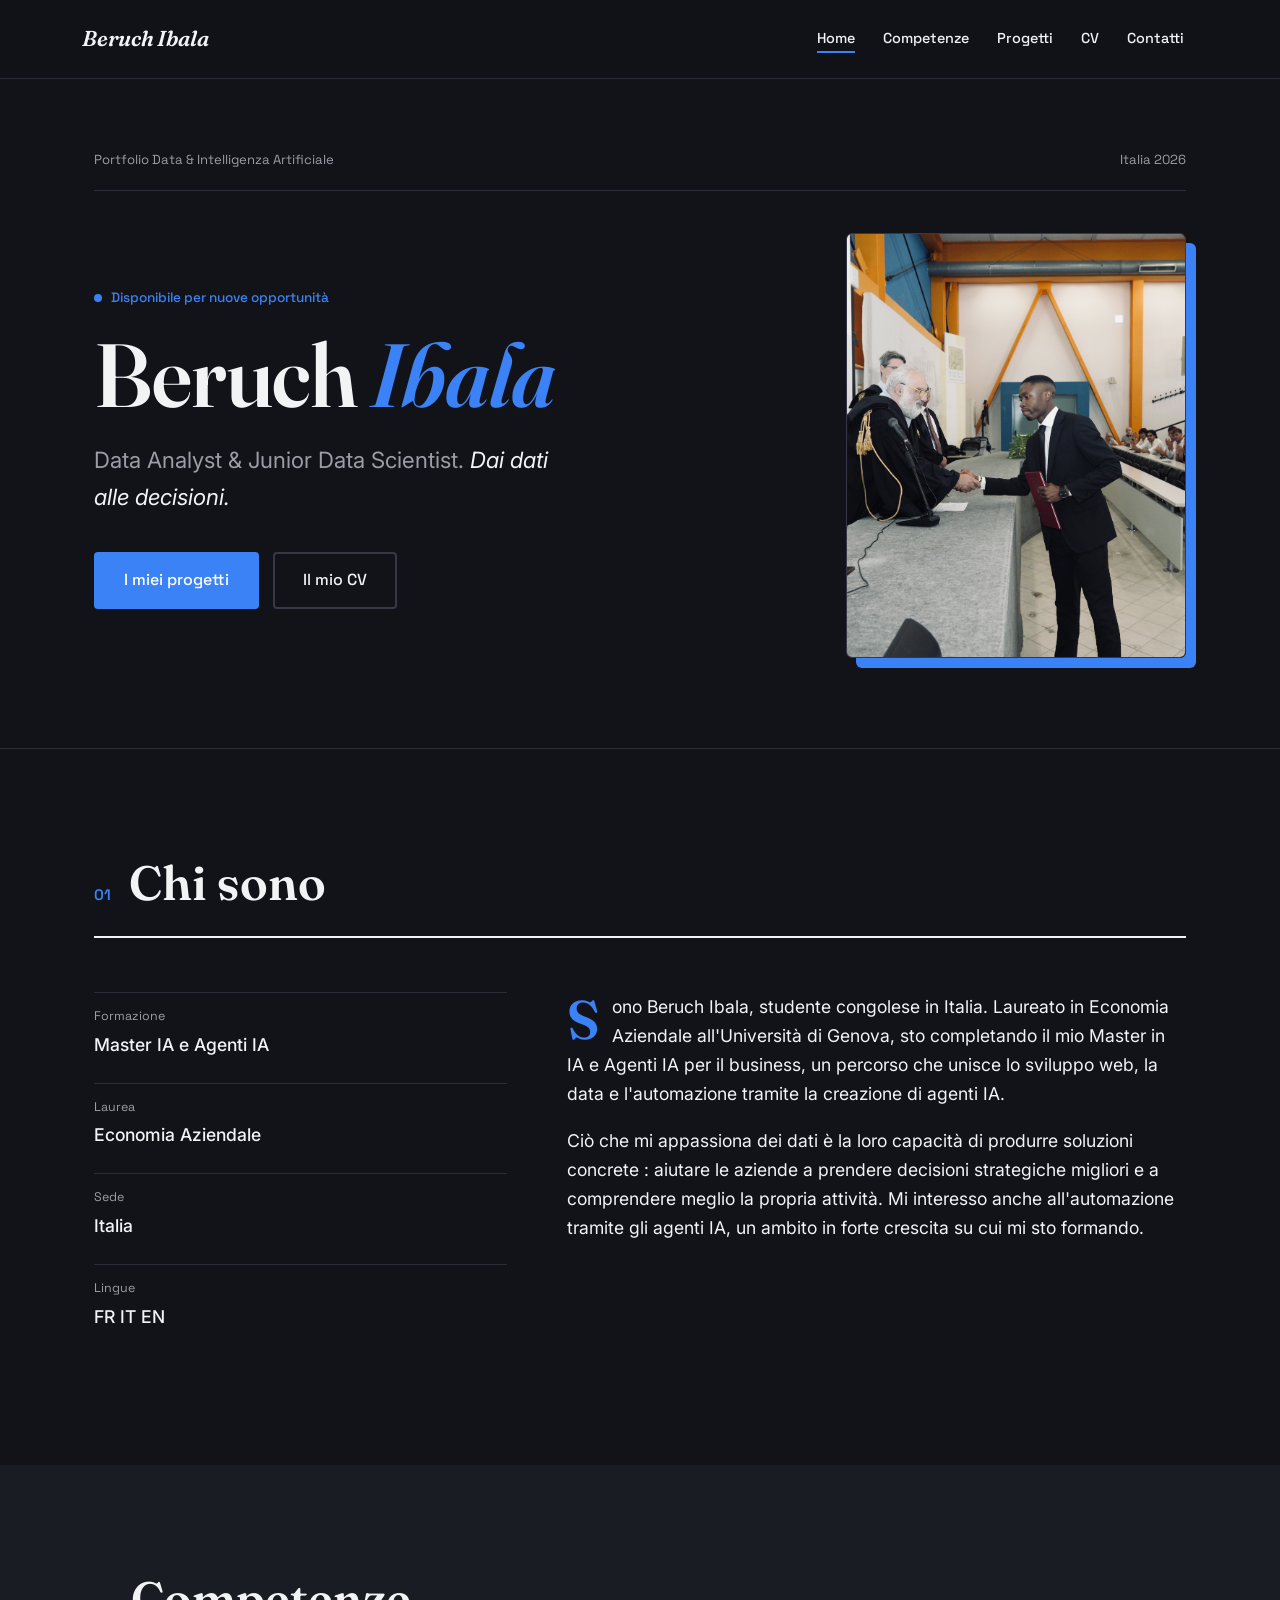
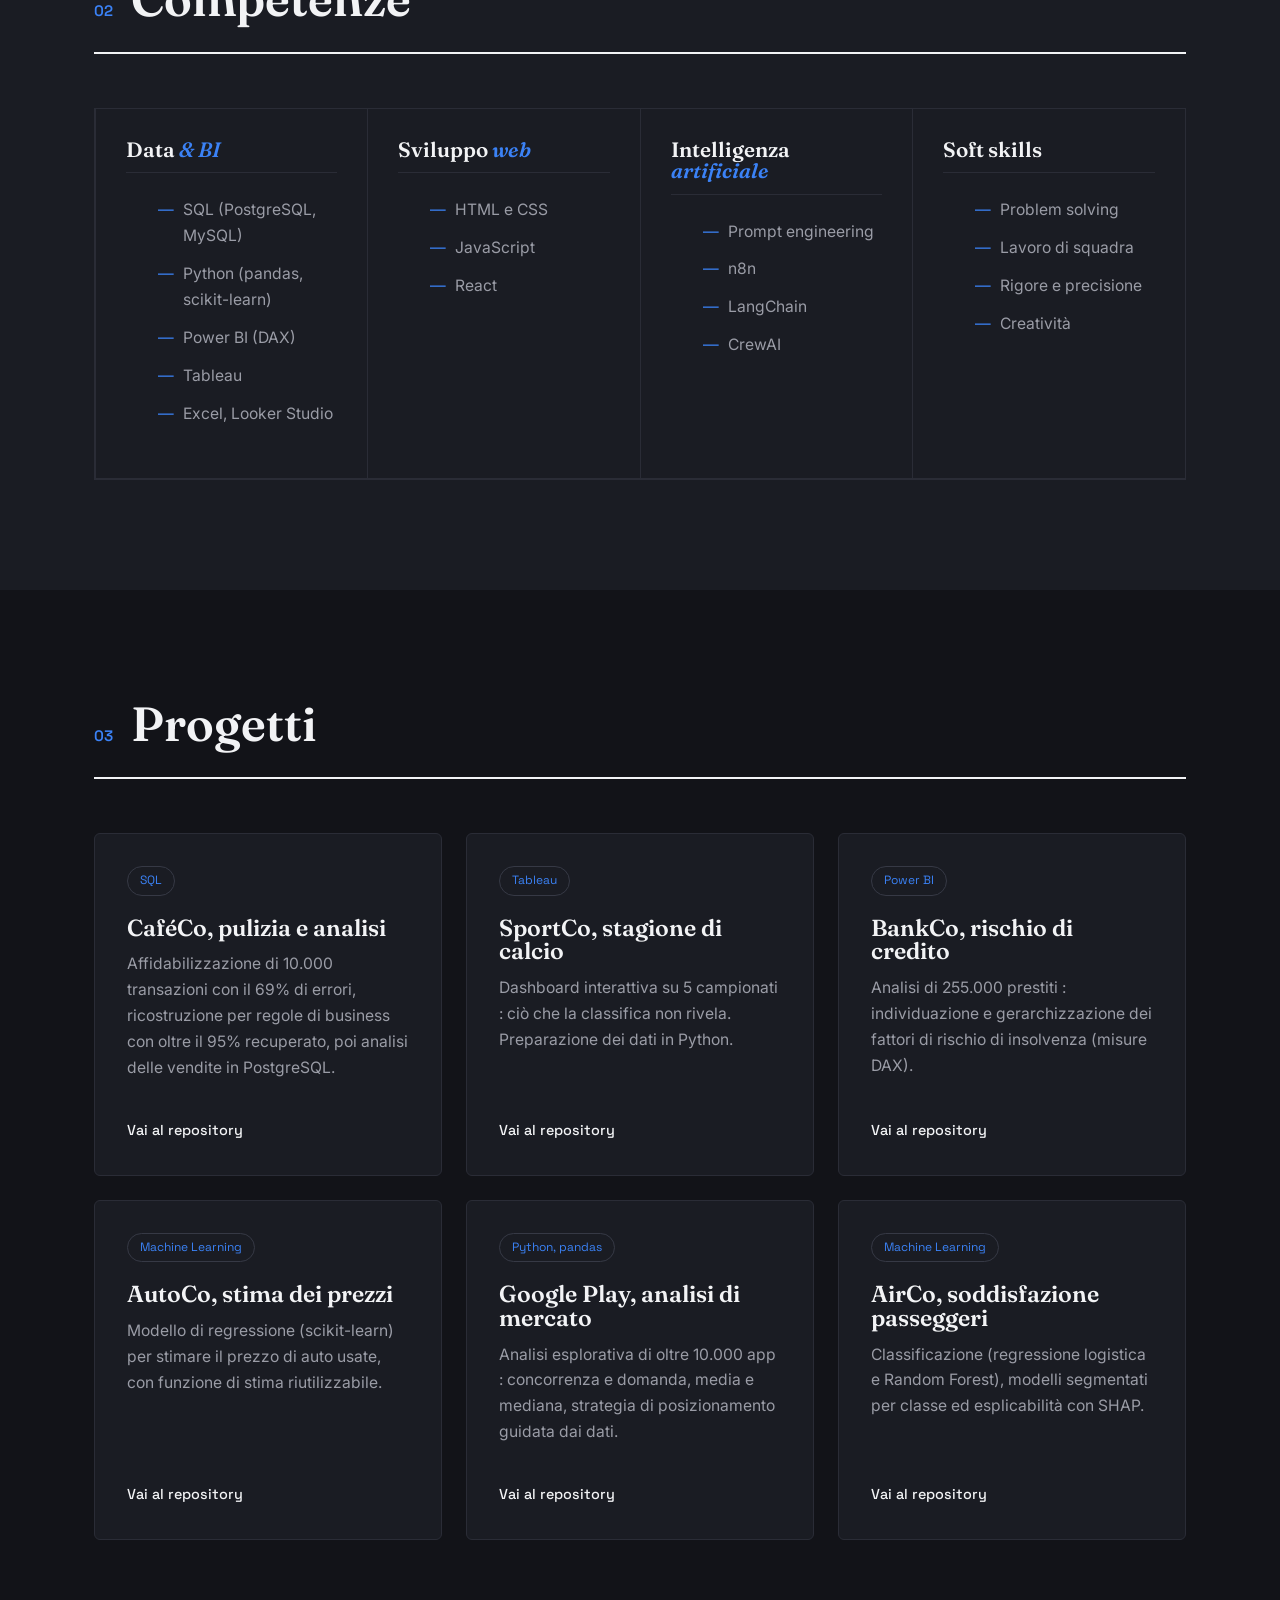
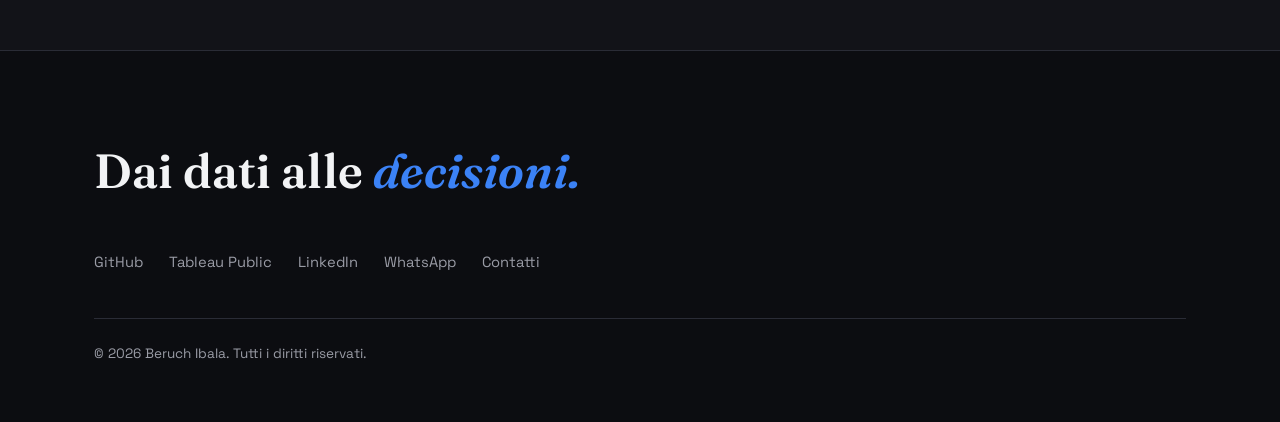
<file: index.html>
<!DOCTYPE html>
<html lang="it">
<head>
  <meta charset="UTF-8">
  <meta name="viewport" content="width=device-width, initial-scale=1.0">
  <title>Beruch Ibala, Data Analyst & Junior Data Scientist</title>
  <meta name="description" content="Portfolio di Beruch Ibala, Data Analyst e Junior Data Scientist: progetti SQL, Python, Power BI e Tableau.">

  <!-- FAVICON (requisito) : SVG inline, quadrato scuro con lettera B blu -->
  <link rel="icon" href="data:image/svg+xml,<svg xmlns='http://www.w3.org/2000/svg' viewBox='0 0 100 100'><rect width='100' height='100' fill='%231C1917'/><text x='50' y='74' font-size='66' fill='%233B82F6' text-anchor='middle' font-family='Georgia' font-style='italic' font-weight='bold'>B</text></svg>">

  <!-- OPEN GRAPH (requisito) : anteprima quando il link è condiviso -->
  <meta property="og:title" content="Beruch Ibala, Data Analyst & Junior Data Scientist">
  <meta property="og:description" content="Dai dati alle decisioni. Progetti SQL, Python, Power BI, Tableau.">
  <meta property="og:type" content="website">
  <meta property="og:image" content="img/photoprofil.jpg">
  <meta property="og:url" content="https://TON-USERNAME.github.io/">

  <!-- FONT : Fraunces (titoli serif) + Inter (testo) + Space Grotesk (etichette) -->
  <link rel="preconnect" href="https://fonts.googleapis.com">
  <link rel="preconnect" href="https://fonts.gstatic.com" crossorigin>
  <link href="https://fonts.googleapis.com/css2?family=Fraunces:ital,opsz,wght@0,9..144,500;0,9..144,600;1,9..144,500;1,9..144,600&family=Inter:wght@400;500;600&family=Space+Grotesk:wght@500;600&display=swap" rel="stylesheet">

  <!-- BOOTSTRAP (requisito : framework) -->
  <link href="https://cdn.jsdelivr.net/npm/bootstrap@5.3.3/dist/css/bootstrap.min.css" rel="stylesheet">
  <!-- Il nostro stile (compilato dal SCSS), DOPO Bootstrap per sovrascriverlo -->
  <link rel="stylesheet" href="css/style.css">
</head>

<body>

  <!-- ===== NAVBAR STICKY ===== -->
  <nav class="navbar navbar-expand-lg">
    <div class="container">
      <a class="navbar-brand" href="index.html">Beruch Ibala</a>
      <button class="navbar-toggler" type="button" data-bs-toggle="collapse"
              data-bs-target="#menu" aria-controls="menu"
              aria-expanded="false" aria-label="Apri il menu">
        <span class="navbar-toggler-icon"></span>
      </button>
      <div class="collapse navbar-collapse" id="menu">
        <ul class="navbar-nav ms-auto">
          <li class="nav-item"><a class="nav-link active" href="index.html">Home</a></li>
          <li class="nav-item"><a class="nav-link" href="#competenze">Competenze</a></li>
          <li class="nav-item"><a class="nav-link" href="#progetti">Progetti</a></li>
          <li class="nav-item"><a class="nav-link" href="cv.html">CV</a></li>
          <li class="nav-item"><a class="nav-link" href="contact.html">Contatti</a></li>
        </ul>
      </div>
    </div>
  </nav>

  <!-- ===== HERO : impaginazione editoriale (nome serif + foto, ombra blu) ===== -->
  <header class="hero">
    <div class="conteneur">
      <!-- riga informativa in alto, come la testata di una rivista -->
      <div class="hero__ours">
        <span>Portfolio Data &amp; Intelligenza Artificiale</span>
        <span>Italia 2026</span>
      </div>

      <div class="hero__grille">
        <!-- Colonna sinistra : testo -->
        <div class="hero__texte">
          <span class="hero__kicker">Disponibile per nuove opportunità</span>
          <h1>Beruch <span class="hero__nom-fam">Ibala</span></h1>
          <p class="hero__sous">
            Data Analyst &amp; Junior Data Scientist.
            <span class="hero__devise">Dai dati alle decisioni.</span>
          </p>
          <div class="hero__actions">
            <a href="#progetti" class="btn-accent">I miei progetti</a>
            <a href="cv.html" class="btn-ligne">Il mio CV</a>
          </div>
        </div>
        <!-- Colonna destra : foto (inserisci il tuo ritratto in img/photoprofil.jpg) -->
        <img src="img/photoprofil.jpg" alt="Foto di Beruch Ibala" class="hero__photo">
      </div>
    </div>
  </header>

  <!-- ===== 01 BIO : griglia 2 colonne (dati | testo con capolettera) ===== -->
  <section class="section" id="bio">
    <div class="conteneur">
      <div class="entete">
        <span class="entete__num">01</span>
        <h2 class="entete__titre">Chi sono</h2>
      </div>

      <div class="bio">
        <div class="bio__reperes">
          <div class="bio__repere">
            <div class="bio__repere-cle">Formazione</div>
            <div class="bio__repere-val">Master IA e Agenti IA</div>
          </div>
          <div class="bio__repere">
            <div class="bio__repere-cle">Laurea</div>
            <div class="bio__repere-val">Economia Aziendale</div>
          </div>
          <div class="bio__repere">
            <div class="bio__repere-cle">Sede</div>
            <div class="bio__repere-val">Italia</div>
          </div>
          <div class="bio__repere">
            <div class="bio__repere-cle">Lingue</div>
            <div class="bio__repere-val">FR IT EN</div>
          </div>
        </div>

        <div class="bio__texte">
          <p>
            Sono Beruch Ibala, studente congolese in Italia. Laureato in Economia
            Aziendale all'Università di Genova, sto completando il mio Master in IA e
            Agenti IA per il business, un percorso che unisce lo sviluppo web, la data
            e l'automazione tramite la creazione di agenti IA.
          </p>
          <p>
            Ciò che mi appassiona dei dati è la loro capacità di produrre soluzioni
            concrete : aiutare le aziende a prendere decisioni strategiche migliori e a
            comprendere meglio la propria attività. Mi interesso anche all'automazione
            tramite gli agenti IA, un ambito in forte crescita su cui mi sto formando.
          </p>
        </div>
      </div>
    </div>
  </section>

  <!-- ===== 02 COMPETENZE : griglia CSS ===== -->
  <section class="section section--alt" id="competenze">
    <div class="conteneur">
      <div class="entete">
        <span class="entete__num">02</span>
        <h2 class="entete__titre">Competenze</h2>
      </div>

      <div class="grille-skills">
        <div class="carte-skill">
          <h3>Data <span>&amp; BI</span></h3>
          <ul>
            <li>SQL (PostgreSQL, MySQL)</li>
            <li>Python (pandas, scikit-learn)</li>
            <li>Power BI (DAX)</li>
            <li>Tableau</li>
            <li>Excel, Looker Studio</li>
          </ul>
        </div>
        <div class="carte-skill">
          <h3>Sviluppo <span>web</span></h3>
          <ul>
            <li>HTML e CSS</li>
            <li>JavaScript</li>
            <li>React</li>
          </ul>
        </div>
        <div class="carte-skill">
          <h3>Intelligenza <span>artificiale</span></h3>
          <ul>
            <li>Prompt engineering</li>
            <li>n8n</li>
            <li>LangChain</li>
            <li>CrewAI</li>
          </ul>
        </div>
        <div class="carte-skill">
          <h3>Soft skills</h3>
          <ul>
            <li>Problem solving</li>
            <li>Lavoro di squadra</li>
            <li>Rigore e precisione</li>
            <li>Creatività</li>
          </ul>
        </div>
      </div>
    </div>
  </section>

  <!-- ===== 03 PROGETTI : griglia CSS, card scure ===== -->
  <section class="section" id="progetti">
    <div class="conteneur">
      <div class="entete">
        <span class="entete__num">03</span>
        <h2 class="entete__titre">Progetti</h2>
      </div>

      <div class="grille-projets">
        <article class="carte-projet">
          <span class="carte-projet__tag">SQL</span>
          <h3>CaféCo, pulizia e analisi</h3>
          <p>Affidabilizzazione di 10.000 transazioni con il 69% di errori, ricostruzione per regole di business con oltre il 95% recuperato, poi analisi delle vendite in PostgreSQL.</p>
          <a class="carte-projet__lien" href="https://github.com/beruchbordey-glitch/beruch-consulting-mission-005" target="_blank" rel="noopener">Vai al repository</a>
        </article>

        <article class="carte-projet">
          <span class="carte-projet__tag">Tableau</span>
          <h3>SportCo, stagione di calcio</h3>
          <p>Dashboard interattiva su 5 campionati : ciò che la classifica non rivela. Preparazione dei dati in Python.</p>
          <a class="carte-projet__lien" href="https://github.com/beruchbordey-glitch/beruch-consulting-mission-009" target="_blank" rel="noopener">Vai al repository</a>
        </article>

        <article class="carte-projet">
          <span class="carte-projet__tag">Power BI</span>
          <h3>BankCo, rischio di credito</h3>
          <p>Analisi di 255.000 prestiti : individuazione e gerarchizzazione dei fattori di rischio di insolvenza (misure DAX).</p>
          <a class="carte-projet__lien" href="https://github.com/beruchbordey-glitch/beruch-consulting-mission-006" target="_blank" rel="noopener">Vai al repository</a>
        </article>

        <article class="carte-projet">
          <span class="carte-projet__tag">Machine Learning</span>
          <h3>AutoCo, stima dei prezzi</h3>
          <p>Modello di regressione (scikit-learn) per stimare il prezzo di auto usate, con funzione di stima riutilizzabile.</p>
          <a class="carte-projet__lien" href="https://github.com/beruchbordey-glitch/beruch-consulting-mission-007" target="_blank" rel="noopener">Vai al repository</a>
        </article>

        <article class="carte-projet">
          <span class="carte-projet__tag">Python, pandas</span>
          <h3>Google Play, analisi di mercato</h3>
          <p>Analisi esplorativa di oltre 10.000 app : concorrenza e domanda, media e mediana, strategia di posizionamento guidata dai dati.</p>
          <a class="carte-projet__lien" href="https://github.com/beruchbordey-glitch" target="_blank" rel="noopener">Vai al repository</a>
        </article>

        <article class="carte-projet">
          <span class="carte-projet__tag">Machine Learning</span>
          <h3>AirCo, soddisfazione passeggeri</h3>
          <p>Classificazione (regressione logistica e Random Forest), modelli segmentati per classe ed esplicabilità con SHAP.</p>
          <a class="carte-projet__lien" href="https://github.com/beruchbordey-glitch" target="_blank" rel="noopener">Vai al repository</a>
        </article>
      </div>
    </div>
  </section>

  <!-- ===== FOOTER ===== -->
  <footer class="footer">
    <div class="conteneur">
      <p class="footer__devise">Dai dati alle <span>decisioni.</span></p>
      <div class="footer__liens">
        <a href="https://github.com/beruchbordey-glitch" target="_blank" rel="noopener">GitHub</a>
        <a href="https://public.tableau.com/app/profile/beruch.bordey.mouboungoulou.de.ibala" target="_blank" rel="noopener">Tableau Public</a>
        <a href="https://www.linkedin.com/in/beruch-ibala/" target="_blank" rel="noopener">LinkedIn</a>
        <a href="https://wa.me/393343072585" target="_blank" rel="noopener">WhatsApp</a>
        <a href="contact.html">Contatti</a>
      </div>
      <p class="footer__copy">© 2026 Beruch Ibala. Tutti i diritti riservati.</p>
    </div>
  </footer>

  <!-- JS Bootstrap : fa funzionare il menu a tendina su mobile (unico JS del sito) -->
  <script src="https://cdn.jsdelivr.net/npm/bootstrap@5.3.3/dist/js/bootstrap.bundle.min.js"></script>
</body>
</html>
</file>
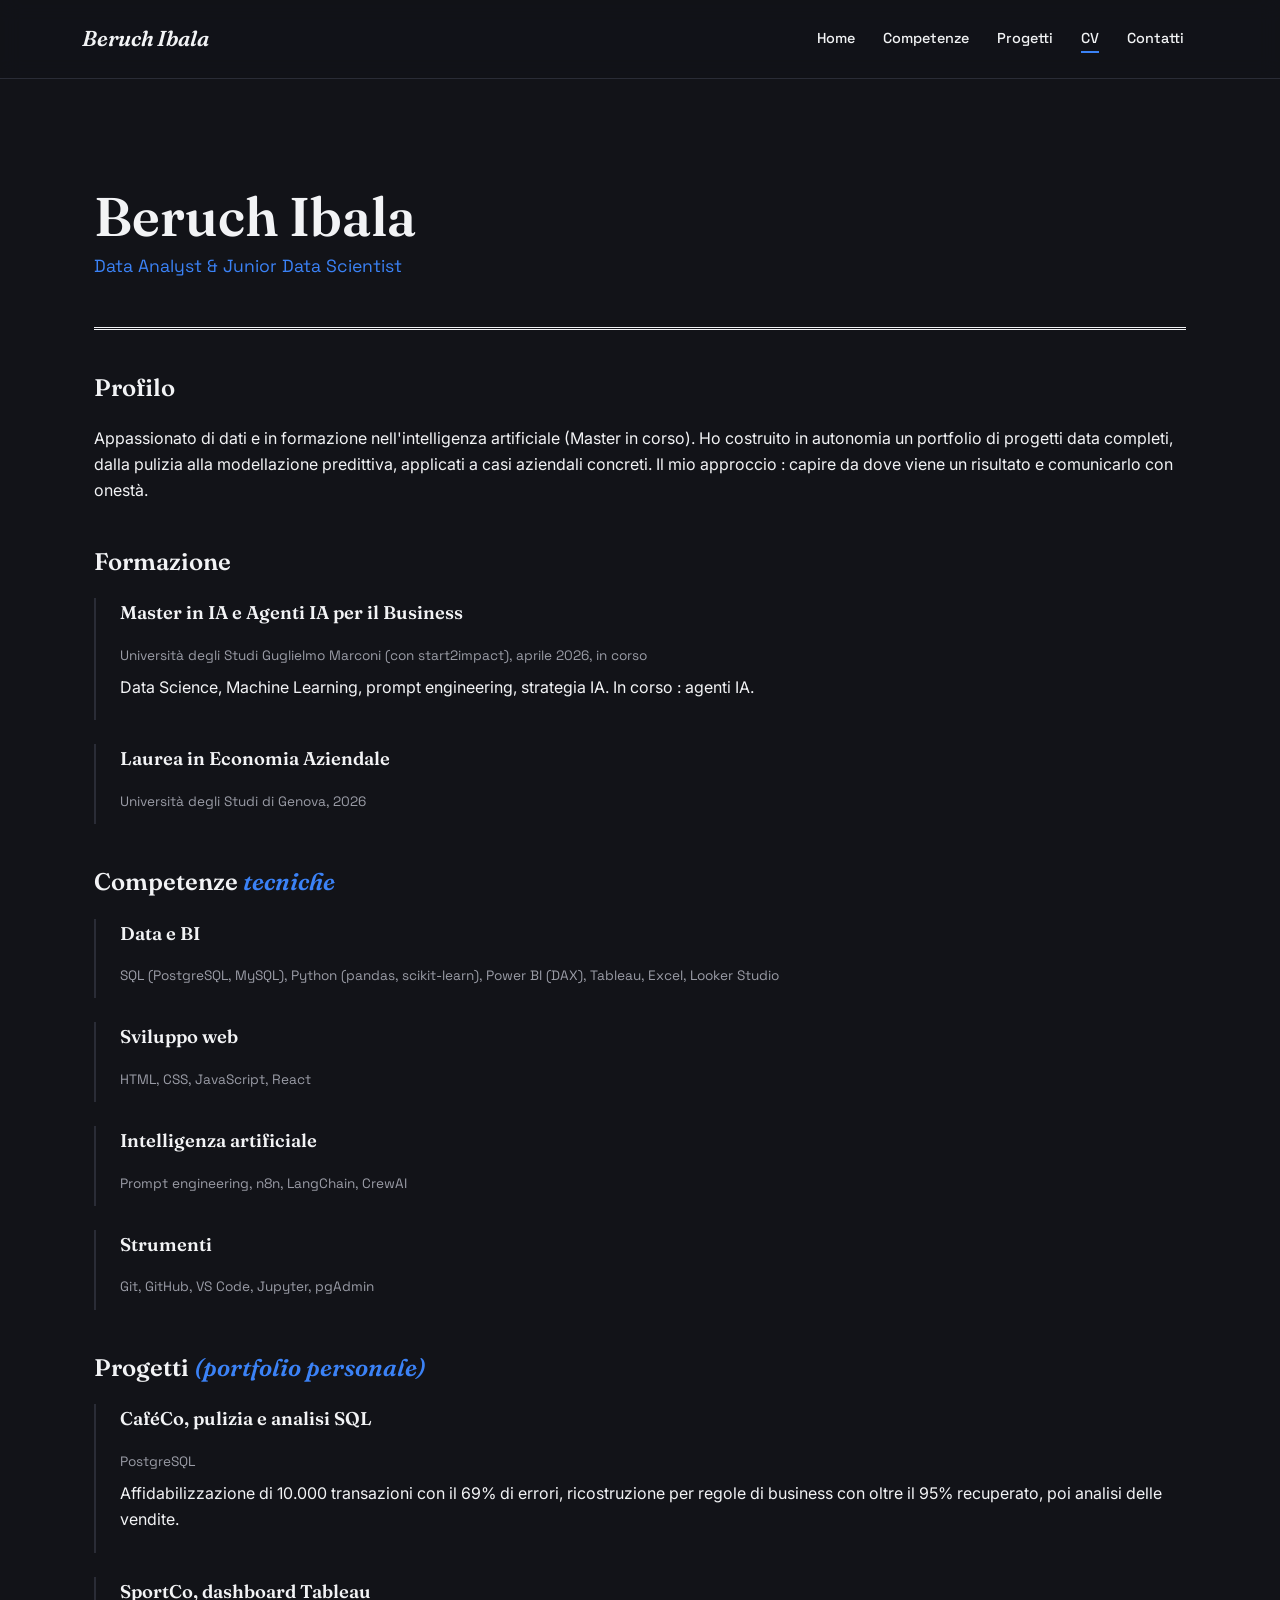
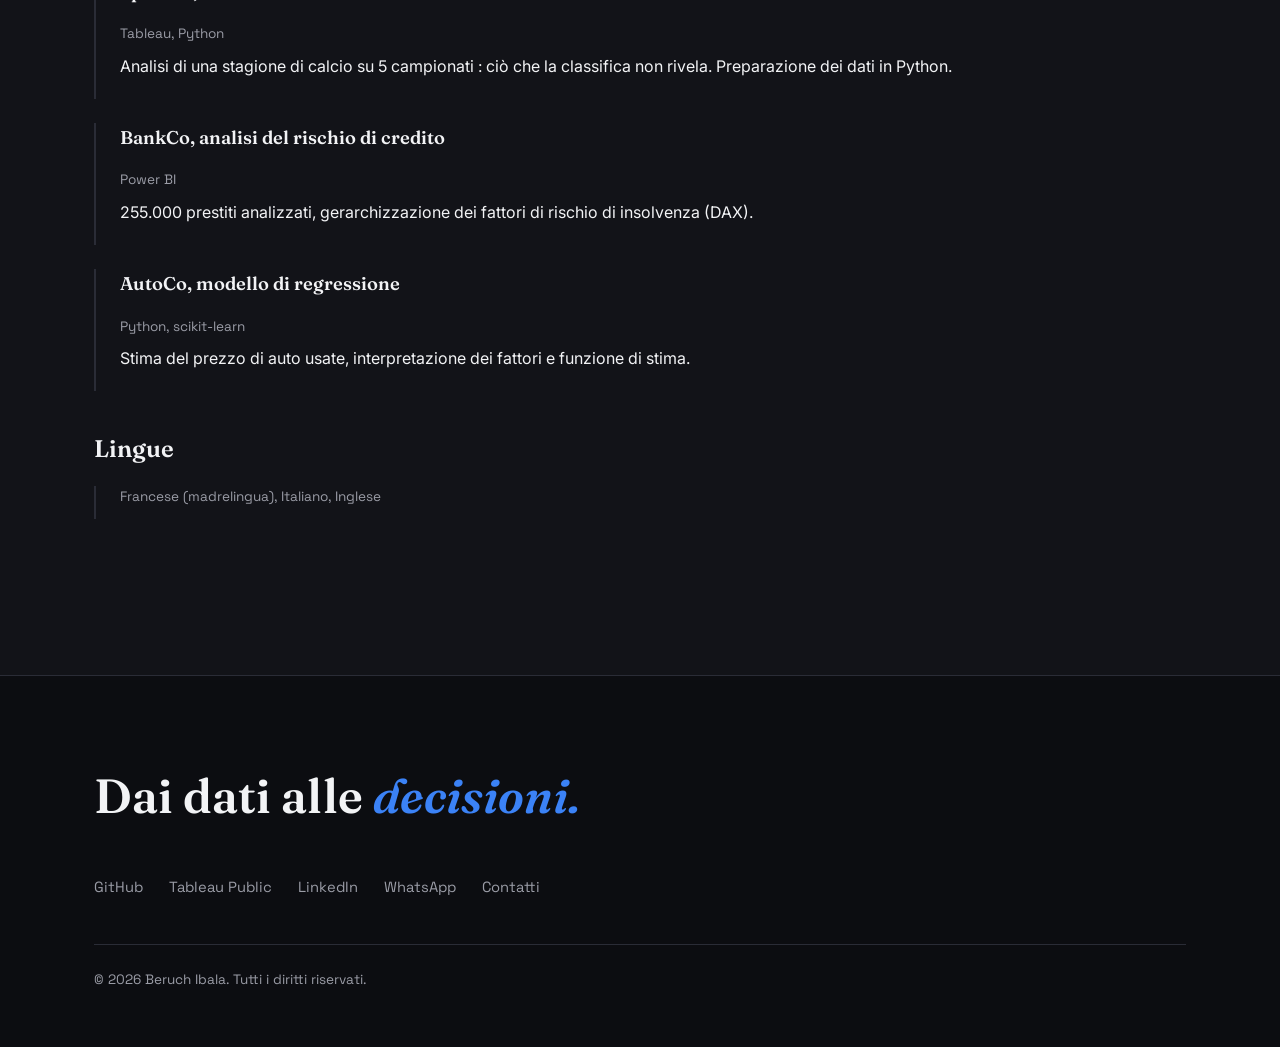
<file: cv.html>
<!DOCTYPE html>
<html lang="it">
<head>
  <meta charset="UTF-8">
  <meta name="viewport" content="width=device-width, initial-scale=1.0">
  <title>CV, Beruch Ibala</title>
  <meta name="description" content="CV di Beruch Ibala, Data Analyst & Junior Data Scientist.">

  <link rel="icon" href="data:image/svg+xml,<svg xmlns='http://www.w3.org/2000/svg' viewBox='0 0 100 100'><rect width='100' height='100' fill='%231C1917'/><text x='50' y='74' font-size='66' fill='%233B82F6' text-anchor='middle' font-family='Georgia' font-style='italic' font-weight='bold'>B</text></svg>">

  <meta property="og:title" content="CV, Beruch Ibala">
  <meta property="og:description" content="Data Analyst & Junior Data Scientist, formazione, competenze e progetti.">
  <meta property="og:type" content="profile">
  <meta property="og:image" content="img/photoprofil.jpg">

  <link rel="preconnect" href="https://fonts.googleapis.com">
  <link rel="preconnect" href="https://fonts.gstatic.com" crossorigin>
  <link href="https://fonts.googleapis.com/css2?family=Fraunces:ital,opsz,wght@0,9..144,500;0,9..144,600;1,9..144,500;1,9..144,600&family=Inter:wght@400;500;600&family=Space+Grotesk:wght@500;600&display=swap" rel="stylesheet">
  <link href="https://cdn.jsdelivr.net/npm/bootstrap@5.3.3/dist/css/bootstrap.min.css" rel="stylesheet">
  <link rel="stylesheet" href="css/style.css">
</head>

<body>

  <!-- NAVBAR STICKY (uguale su tutte le pagine) -->
  <nav class="navbar navbar-expand-lg">
    <div class="container">
      <a class="navbar-brand" href="index.html">Beruch Ibala</a>
      <button class="navbar-toggler" type="button" data-bs-toggle="collapse"
              data-bs-target="#menu" aria-controls="menu"
              aria-expanded="false" aria-label="Apri il menu">
        <span class="navbar-toggler-icon"></span>
      </button>
      <div class="collapse navbar-collapse" id="menu">
        <ul class="navbar-nav ms-auto">
          <li class="nav-item"><a class="nav-link" href="index.html">Home</a></li>
          <li class="nav-item"><a class="nav-link" href="index.html#competenze">Competenze</a></li>
          <li class="nav-item"><a class="nav-link" href="index.html#progetti">Progetti</a></li>
          <li class="nav-item"><a class="nav-link active" href="cv.html">CV</a></li>
          <li class="nav-item"><a class="nav-link" href="contact.html">Contatti</a></li>
        </ul>
      </div>
    </div>
  </nav>

  <!-- CONTENUTO DEL CV -->
  <section class="section">
    <div class="conteneur">

      <div class="cv-header">
        <h1>Beruch Ibala</h1>
        <p class="cv-titre">Data Analyst &amp; Junior Data Scientist</p>
      </div>

      <div class="cv-bloc">
        <h2>Profilo</h2>
        <p>
          Appassionato di dati e in formazione nell'intelligenza artificiale (Master in
          corso). Ho costruito in autonomia un portfolio di progetti data completi, dalla
          pulizia alla modellazione predittiva, applicati a casi aziendali concreti. Il mio
          approccio : capire da dove viene un risultato e comunicarlo con onestà.
        </p>
      </div>

      <div class="cv-bloc">
        <h2>Formazione</h2>
        <div class="cv-item">
          <p class="cv-item__titre">Master in IA e Agenti IA per il Business</p>
          <p class="cv-item__meta">Università degli Studi Guglielmo Marconi (con start2impact), aprile 2026, in corso</p>
          <p>Data Science, Machine Learning, prompt engineering, strategia IA. In corso : agenti IA.</p>
        </div>
        <div class="cv-item">
          <p class="cv-item__titre">Laurea in Economia Aziendale</p>
          <p class="cv-item__meta">Università degli Studi di Genova, 2026</p>
        </div>
      </div>

      <div class="cv-bloc">
        <h2>Competenze <span>tecniche</span></h2>
        <div class="cv-item">
          <p class="cv-item__titre">Data e BI</p>
          <p class="cv-item__meta">SQL (PostgreSQL, MySQL), Python (pandas, scikit-learn), Power BI (DAX), Tableau, Excel, Looker Studio</p>
        </div>
        <div class="cv-item">
          <p class="cv-item__titre">Sviluppo web</p>
          <p class="cv-item__meta">HTML, CSS, JavaScript, React</p>
        </div>
        <div class="cv-item">
          <p class="cv-item__titre">Intelligenza artificiale</p>
          <p class="cv-item__meta">Prompt engineering, n8n, LangChain, CrewAI</p>
        </div>
        <div class="cv-item">
          <p class="cv-item__titre">Strumenti</p>
          <p class="cv-item__meta">Git, GitHub, VS Code, Jupyter, pgAdmin</p>
        </div>
      </div>

      <div class="cv-bloc">
        <h2>Progetti <span>(portfolio personale)</span></h2>
        <div class="cv-item">
          <p class="cv-item__titre">CaféCo, pulizia e analisi SQL</p>
          <p class="cv-item__meta">PostgreSQL</p>
          <p>Affidabilizzazione di 10.000 transazioni con il 69% di errori, ricostruzione per regole di business con oltre il 95% recuperato, poi analisi delle vendite.</p>
        </div>
        <div class="cv-item">
          <p class="cv-item__titre">SportCo, dashboard Tableau</p>
          <p class="cv-item__meta">Tableau, Python</p>
          <p>Analisi di una stagione di calcio su 5 campionati : ciò che la classifica non rivela. Preparazione dei dati in Python.</p>
        </div>
        <div class="cv-item">
          <p class="cv-item__titre">BankCo, analisi del rischio di credito</p>
          <p class="cv-item__meta">Power BI</p>
          <p>255.000 prestiti analizzati, gerarchizzazione dei fattori di rischio di insolvenza (DAX).</p>
        </div>
        <div class="cv-item">
          <p class="cv-item__titre">AutoCo, modello di regressione</p>
          <p class="cv-item__meta">Python, scikit-learn</p>
          <p>Stima del prezzo di auto usate, interpretazione dei fattori e funzione di stima.</p>
        </div>
      </div>

      <div class="cv-bloc">
        <h2>Lingue</h2>
        <div class="cv-item">
          <p class="cv-item__meta">Francese (madrelingua), Italiano, Inglese</p>
        </div>
      </div>

    </div>
  </section>

  <!-- FOOTER -->
  <footer class="footer">
    <div class="conteneur">
      <p class="footer__devise">Dai dati alle <span>decisioni.</span></p>
      <div class="footer__liens">
        <a href="https://github.com/beruchbordey-glitch" target="_blank" rel="noopener">GitHub</a>
        <a href="https://public.tableau.com/app/profile/beruch.bordey.mouboungoulou.de.ibala" target="_blank" rel="noopener">Tableau Public</a>
        <a href="https://www.linkedin.com/in/beruch-ibala/" target="_blank" rel="noopener">LinkedIn</a>
        <a href="https://wa.me/393343072585" target="_blank" rel="noopener">WhatsApp</a>
        <a href="contact.html">Contatti</a>
      </div>
      <p class="footer__copy">© 2026 Beruch Ibala. Tutti i diritti riservati.</p>
    </div>
  </footer>

  <script src="https://cdn.jsdelivr.net/npm/bootstrap@5.3.3/dist/js/bootstrap.bundle.min.js"></script>
</body>
</html>
</file>
<file: css/style.css>
/* =========================================================================
   STYLE.CSS — Compilé depuis scss/style.scss
   Identité « ÉDITORIAL SOMBRE » : fond anthracite, titres serif (Fraunces),
   accent bleu, filets fins et numérotation de sections. Les pages chargent
   CE fichier. Régénérer :  sass scss/style.scss css/style.css
   ========================================================================= */

* { margin: 0; padding: 0; box-sizing: border-box; }

body {
  font-family: 'Inter', sans-serif;
  color: #F2F3F5;
  background-color: #121318;
  line-height: 1.65;
  -webkit-font-smoothing: antialiased;
}

h1, h2, h3 { font-family: 'Fraunces', Georgia, serif; font-weight: 600; line-height: 1.02; }

a { color: #F2F3F5; text-decoration: none; transition: color 0.3s cubic-bezier(0.4,0,0.2,1); }

img { max-width: 100%; display: block; }

.conteneur { max-width: 1140px; margin: 0 auto; padding: 0 24px; }

.section { padding: 110px 0; }
.section--alt { background-color: #1A1C23; }

/* NAVBAR STICKY */
.navbar {
  position: sticky;
  top: 0;
  z-index: 1000;
  background-color: rgba(18,19,24,0.88);
  backdrop-filter: blur(10px);
  -webkit-backdrop-filter: blur(10px);
  border-bottom: 1px solid #2A2C36;
  padding: 16px 0;
}
.navbar .navbar-brand {
  font-family: 'Fraunces', Georgia, serif;
  font-weight: 600;
  font-size: 1.35rem;
  font-style: italic;
  letter-spacing: -0.01em;
  color: #F2F3F5;
}
.navbar .nav-link {
  position: relative;
  color: #F2F3F5 !important;
  font-family: 'Space Grotesk', sans-serif;
  font-weight: 500;
  font-size: 0.9rem;
  margin: 0 4px;
  padding: 4px 10px !important;
}
.navbar .nav-link::after {
  content: "";
  position: absolute;
  left: 10px; bottom: 2px;
  width: 0; height: 2px;
  background-color: #3B82F6;
  transition: width 0.3s cubic-bezier(0.4,0,0.2,1);
}
.navbar .nav-link:hover::after,
.navbar .nav-link.active::after { width: calc(100% - 20px); }
.navbar-toggler { border-color: #2A2C36; }
.navbar-toggler-icon { filter: invert(1) grayscale(1) brightness(1.6); }

/* HERO */
.hero {
  padding: 70px 0 90px;
  border-bottom: 1px solid #2A2C36;
}
.hero__grille {
  display: grid;
  grid-template-columns: 1.55fr 1fr;
  gap: 56px;
  align-items: center;
}
.hero__ours {
  display: flex;
  justify-content: space-between;
  font-family: 'Space Grotesk', sans-serif;
  font-size: 0.82rem;
  color: #9A9CA6;
  padding-bottom: 20px;
  margin-bottom: 42px;
  border-bottom: 1px solid #2A2C36;
}
.hero__kicker {
  display: inline-flex;
  align-items: center;
  gap: 9px;
  font-family: 'Space Grotesk', sans-serif;
  font-size: 0.85rem;
  color: #3B82F6;
  font-weight: 500;
  margin-bottom: 20px;
}
.hero__kicker::before {
  content: "";
  width: 8px; height: 8px;
  border-radius: 50%;
  background-color: #3B82F6;
  box-shadow: 0 0 0 0 rgba(59,130,246,0.5);
  animation: pulse 2.4s infinite;
}
.hero h1 {
  font-size: clamp(3rem, 8.5vw, 5.6rem);
  font-weight: 600;
  letter-spacing: -0.01em;
  margin-bottom: 22px;
}
.hero__nom-fam { font-style: italic; color: #3B82F6; }
.hero__sous {
  font-size: clamp(1.1rem, 2.4vw, 1.4rem);
  color: #9A9CA6;
  max-width: 480px;
  margin-bottom: 36px;
}
.hero__devise { font-style: italic; color: #F2F3F5; }
.hero__photo {
  width: 100%;
  max-width: 340px;
  aspect-ratio: 4 / 5;
  object-fit: cover;
  border-radius: 6px;
  justify-self: end;
  border: 1px solid #363945;
  box-shadow: 10px 10px 0 0 #3B82F6;
}

@keyframes pulse {
  0%   { box-shadow: 0 0 0 0 rgba(59,130,246,0.5); }
  70%  { box-shadow: 0 0 0 11px rgba(59,130,246,0); }
  100% { box-shadow: 0 0 0 0 rgba(59,130,246,0); }
}

.hero__actions { display: flex; gap: 14px; flex-wrap: wrap; }
.btn-accent {
  background-color: #3B82F6;
  color: #ffffff;
  border: 2px solid #3B82F6;
  padding: 13px 28px;
  border-radius: 4px;
  font-family: 'Space Grotesk', sans-serif;
  font-weight: 500;
  transition: all 0.3s cubic-bezier(0.4,0,0.2,1);
}
.btn-accent:hover { background-color: #2563EB; border-color: #2563EB; }
.btn-ligne {
  background: transparent;
  color: #F2F3F5;
  border: 2px solid #363945;
  padding: 13px 28px;
  border-radius: 4px;
  font-family: 'Space Grotesk', sans-serif;
  font-weight: 500;
  transition: all 0.3s cubic-bezier(0.4,0,0.2,1);
}
.btn-ligne:hover { border-color: #F2F3F5; }

/* EN-TÊTES DE SECTION */
.entete {
  display: flex;
  align-items: baseline;
  gap: 18px;
  margin-bottom: 54px;
  padding-bottom: 20px;
  border-bottom: 2px solid #F2F3F5;
}
.entete__num { font-family: 'Space Grotesk', sans-serif; font-size: 0.95rem; color: #3B82F6; font-weight: 600; }
.entete__titre { font-size: clamp(2rem, 4.5vw, 3rem); font-weight: 600; }

/* BIO */
.bio {
  display: grid;
  grid-template-columns: 1fr 1.5fr;
  gap: 60px;
  align-items: start;
}
.bio__repere {
  border-top: 1px solid #2A2C36;
  padding-top: 13px;
  margin-bottom: 24px;
}
.bio__repere-cle { font-family: 'Space Grotesk', sans-serif; font-size: 0.78rem; color: #9A9CA6; }
.bio__repere-val { font-size: 1.1rem; font-weight: 500; margin-top: 3px; }
.bio__texte p:first-of-type::first-letter {
  font-family: 'Fraunces', Georgia, serif;
  font-size: 3.4rem;
  font-weight: 600;
  float: left;
  line-height: 0.8;
  padding: 6px 12px 0 0;
  color: #3B82F6;
}
.bio__texte p { margin-bottom: 18px; font-size: 1.1rem; }

/* GRILLE SKILLS (CSS GRID) — filets partagés façon tableau */
.grille-skills {
  display: grid;
  grid-template-columns: repeat(auto-fit, minmax(235px, 1fr));
  gap: 0;
  border: 1px solid #2A2C36;
}
.carte-skill {
  padding: 30px;
  border: 1px solid #2A2C36;
  margin: -0.5px;
  transition: background-color 0.3s cubic-bezier(0.4,0,0.2,1);
}
.carte-skill:hover { background-color: #1A1C23; }
.carte-skill h3 {
  font-size: 1.3rem;
  margin-bottom: 18px;
  padding-bottom: 12px;
  border-bottom: 1px solid #2A2C36;
}
.carte-skill h3 span { color: #3B82F6; font-style: italic; }
.carte-skill ul { list-style: none; }
.carte-skill li {
  padding: 6px 0;
  color: #9A9CA6;
  font-size: 0.98rem;
  font-family: 'Inter', sans-serif;
  display: flex; align-items: baseline; gap: 9px;
}
.carte-skill li::before { content: "—"; color: #3B82F6; }

/* GRILLE PROJETS (CSS GRID) — cartes un ton plus clair que le fond */
.grille-projets {
  display: grid;
  grid-template-columns: repeat(auto-fit, minmax(300px, 1fr));
  gap: 24px;
}
.carte-projet {
  background-color: #1A1C23;
  color: #F2F3F5;
  border: 1px solid #2A2C36;
  border-radius: 6px;
  padding: 32px;
  display: flex;
  flex-direction: column;
  position: relative;
  overflow: hidden;
  transition: transform 0.3s cubic-bezier(0.4,0,0.2,1), border-color 0.3s cubic-bezier(0.4,0,0.2,1);
}
.carte-projet::after {
  content: "";
  position: absolute; top: -40px; right: -40px;
  width: 80px; height: 80px;
  background-color: #3B82F6;
  transform: rotate(45deg) scale(0);
  transform-origin: center;
  transition: transform 0.3s cubic-bezier(0.4,0,0.2,1);
}
.carte-projet:hover { transform: translateY(-6px); border-color: #3B82F6; }
.carte-projet:hover::after { transform: rotate(45deg) scale(1); }
.carte-projet__tag {
  align-self: flex-start;
  font-family: 'Space Grotesk', sans-serif;
  font-size: 0.75rem;
  color: #3B82F6;
  border: 1px solid #363945;
  padding: 4px 12px;
  border-radius: 30px;
  margin-bottom: 20px;
}
.carte-projet h3 { font-size: 1.45rem; font-weight: 600; margin-bottom: 12px; }
.carte-projet p { color: #9A9CA6; flex-grow: 1; font-size: 0.98rem; font-family: 'Inter', sans-serif; }
.carte-projet__lien {
  color: #F2F3F5;
  font-family: 'Space Grotesk', sans-serif;
  font-weight: 500;
  font-size: 0.9rem;
  margin-top: 22px;
  display: inline-flex; align-items: center; gap: 8px;
  position: relative; z-index: 1;
  transition: gap 0.3s cubic-bezier(0.4,0,0.2,1), color 0.3s cubic-bezier(0.4,0,0.2,1);
}
.carte-projet__lien:hover { color: #3B82F6; gap: 14px; }

/* FORMULAIRE — style épuré (champs en lignes) */
.form-contact { max-width: 640px; }
.form-contact .form-label {
  display: block;
  font-family: 'Space Grotesk', sans-serif;
  font-weight: 500;
  font-size: 0.85rem;
  margin-bottom: 8px;
}
.form-contact .form-control {
  display: block;
  width: 100%;
  background-color: transparent;
  border: none;
  border-bottom: 1px solid #2A2C36;
  border-radius: 0;
  padding: 12px 2px;
  margin-bottom: 26px;
  font-family: 'Inter', sans-serif;
  font-size: 1rem;
  color: #F2F3F5;
  transition: border-color 0.3s cubic-bezier(0.4,0,0.2,1);
}
.form-contact .form-control::placeholder { color: #6B6D77; }
.form-contact .form-control:focus { border-color: #3B82F6; box-shadow: none; outline: none; }
.form-contact textarea.form-control { border: 1px solid #2A2C36; border-radius: 6px; padding: 14px; }

/* PAGE CV */
.cv-header {
  padding-bottom: 30px;
  border-bottom: 3px double #F2F3F5;
  margin-bottom: 46px;
}
.cv-header h1 { font-size: clamp(2.4rem, 5vw, 3.4rem); font-weight: 600; }
.cv-header .cv-titre { color: #3B82F6; font-family: 'Space Grotesk', sans-serif; font-size: 1.1rem; margin-top: 8px; }

.cv-bloc { margin-bottom: 46px; }
.cv-bloc h2 { font-size: 1.5rem; font-weight: 600; margin-bottom: 24px; }
.cv-bloc h2 span { color: #3B82F6; font-style: italic; }

.cv-item {
  padding-left: 24px;
  border-left: 2px solid #2A2C36;
  margin-bottom: 24px;
  padding-bottom: 4px;
}
.cv-item__titre { font-family: 'Fraunces', Georgia, serif; font-weight: 600; font-size: 1.15rem; }
.cv-item__meta { color: #9A9CA6; font-family: 'Space Grotesk', sans-serif; font-size: 0.85rem; margin: 3px 0 7px; }

/* FOOTER — fond encore plus sombre */
.footer {
  background-color: #0C0D11;
  color: #F2F3F5;
  padding: 80px 0 40px;
  border-top: 1px solid #2A2C36;
}
.footer__devise {
  font-family: 'Fraunces', Georgia, serif;
  font-size: clamp(1.8rem, 5vw, 3rem);
  font-weight: 600;
  margin-bottom: 40px;
  max-width: 560px;
}
.footer__devise span { font-style: italic; color: #3B82F6; }
.footer__liens { display: flex; flex-wrap: wrap; gap: 26px; margin-bottom: 44px; }
.footer a {
  color: #9A9CA6;
  font-family: 'Space Grotesk', sans-serif;
  font-size: 0.92rem;
}
.footer a:hover { color: #3B82F6; }
.footer__copy {
  border-top: 1px solid #2A2C36;
  padding-top: 24px;
  color: #9A9CA6;
  font-family: 'Space Grotesk', sans-serif;
  font-size: 0.85rem;
}

/* RESPONSIVE */
@media (max-width: 768px) {
  .section { padding: 72px 0; }
  .hero { padding: 40px 0 70px; }
  .hero__grille { grid-template-columns: 1fr; gap: 40px; }
  .hero__photo { order: -1; max-width: 240px; justify-self: start; box-shadow: 8px 8px 0 0 #3B82F6; }
  .hero__ours { flex-direction: column; gap: 4px; }
  .bio { grid-template-columns: 1fr; gap: 36px; }
}

/* ACCESSIBILITÉ : réduire les animations */
@media (prefers-reduced-motion: reduce) {
  * { animation: none !important; transition: none !important; }
}
</file>
